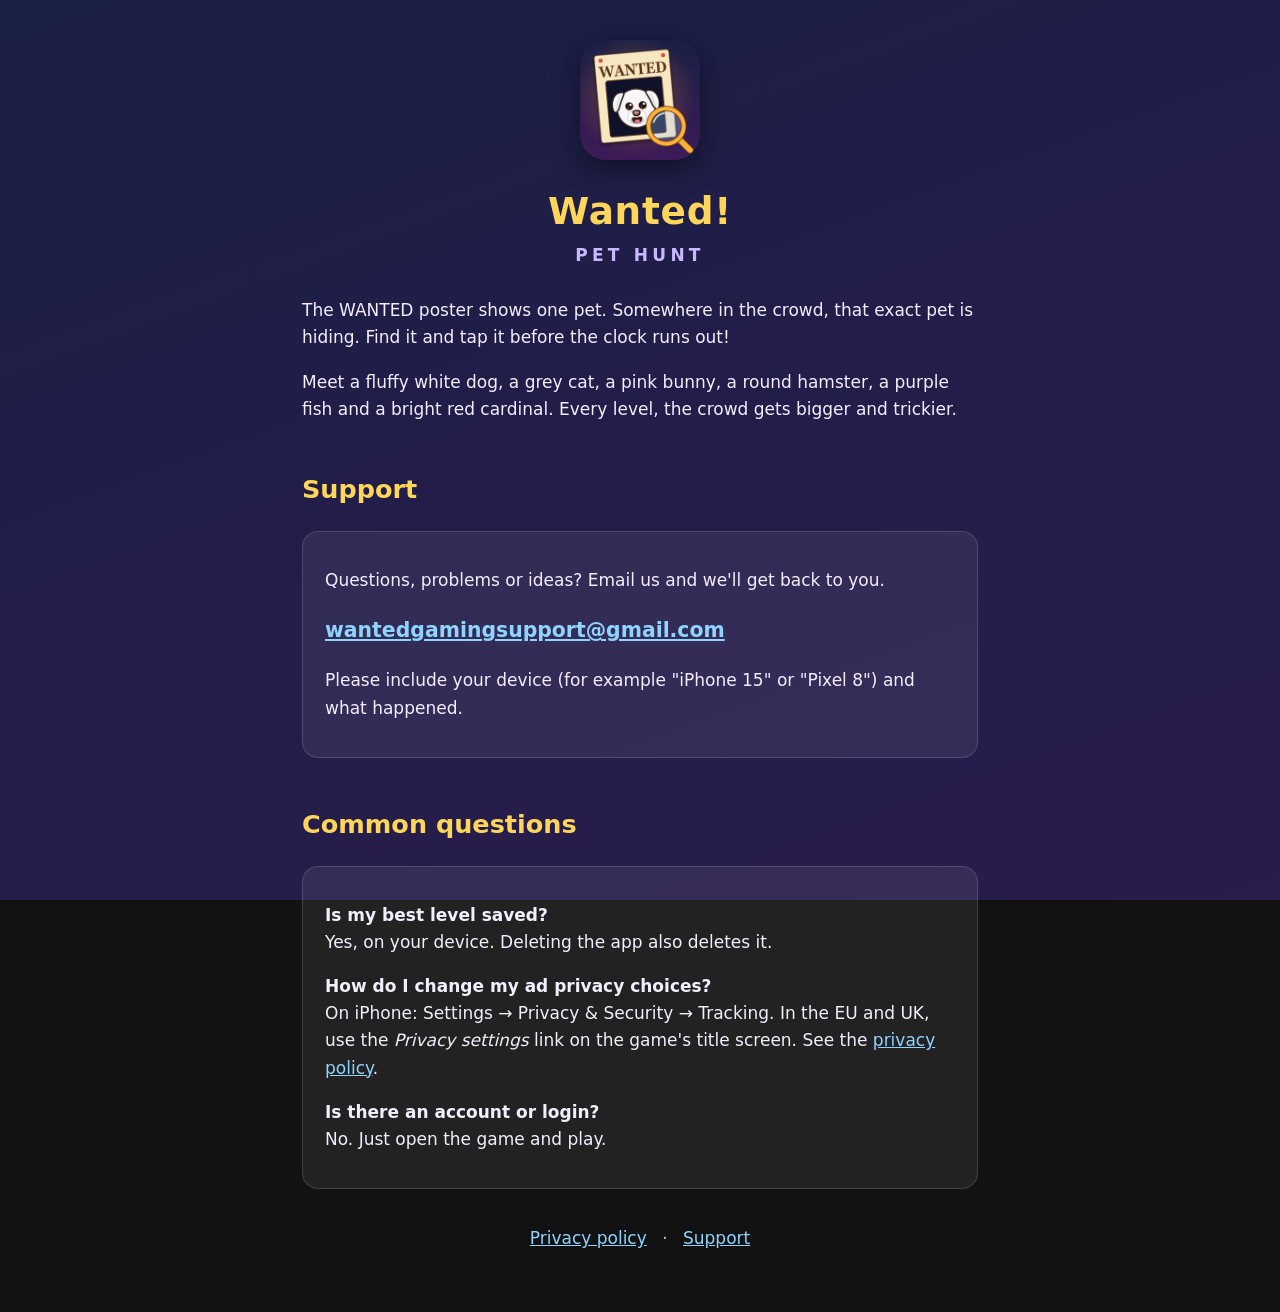
<file: index.html>
<!doctype html>
<html lang="en">
<head>
<meta charset="utf-8">
<meta name="viewport" content="width=device-width, initial-scale=1">
<title>Wanted! Pet Hunt</title>
<meta name="description" content="Find the WANTED pet in the crowd before the clock runs out!">
<link rel="icon" href="icon.png?v=3">
<link rel="stylesheet" href="style.css">
</head>
<body>
<main>
  <header>
    <img src="icon.png?v=3" alt="Wanted! Pet Hunt app icon">
    <h1>Wanted!</h1>
    <p class="sub">PET HUNT</p>
  </header>

  <p>The WANTED poster shows one pet. Somewhere in the crowd, that exact pet is hiding. Find it and tap it before the clock runs out!</p>
  <p>Meet a fluffy white dog, a grey cat, a pink bunny, a round hamster, a purple fish and a bright red cardinal. Every level, the crowd gets bigger and trickier.</p>

  <h2 id="support">Support</h2>
  <div class="card">
    <p>Questions, problems or ideas? Email us and we'll get back to you.</p>
    <p class="email"><a href="mailto:wantedgamingsupport@gmail.com">wantedgamingsupport@gmail.com</a></p>
    <p>Please include your device (for example "iPhone 15" or "Pixel 8") and what happened.</p>
  </div>

  <h2>Common questions</h2>
  <div class="card">
    <p><strong>Is my best level saved?</strong><br>Yes, on your device. Deleting the app also deletes it.</p>
    <p><strong>How do I change my ad privacy choices?</strong><br>On iPhone: Settings → Privacy &amp; Security → Tracking. In the EU and UK, use the <em>Privacy settings</em> link on the game's title screen. See the <a href="privacy.html">privacy policy</a>.</p>
    <p><strong>Is there an account or login?</strong><br>No. Just open the game and play.</p>
  </div>

  <nav><a href="privacy.html">Privacy policy</a> · <a href="#support">Support</a></nav>
</main>
</body>
</html>
</file>
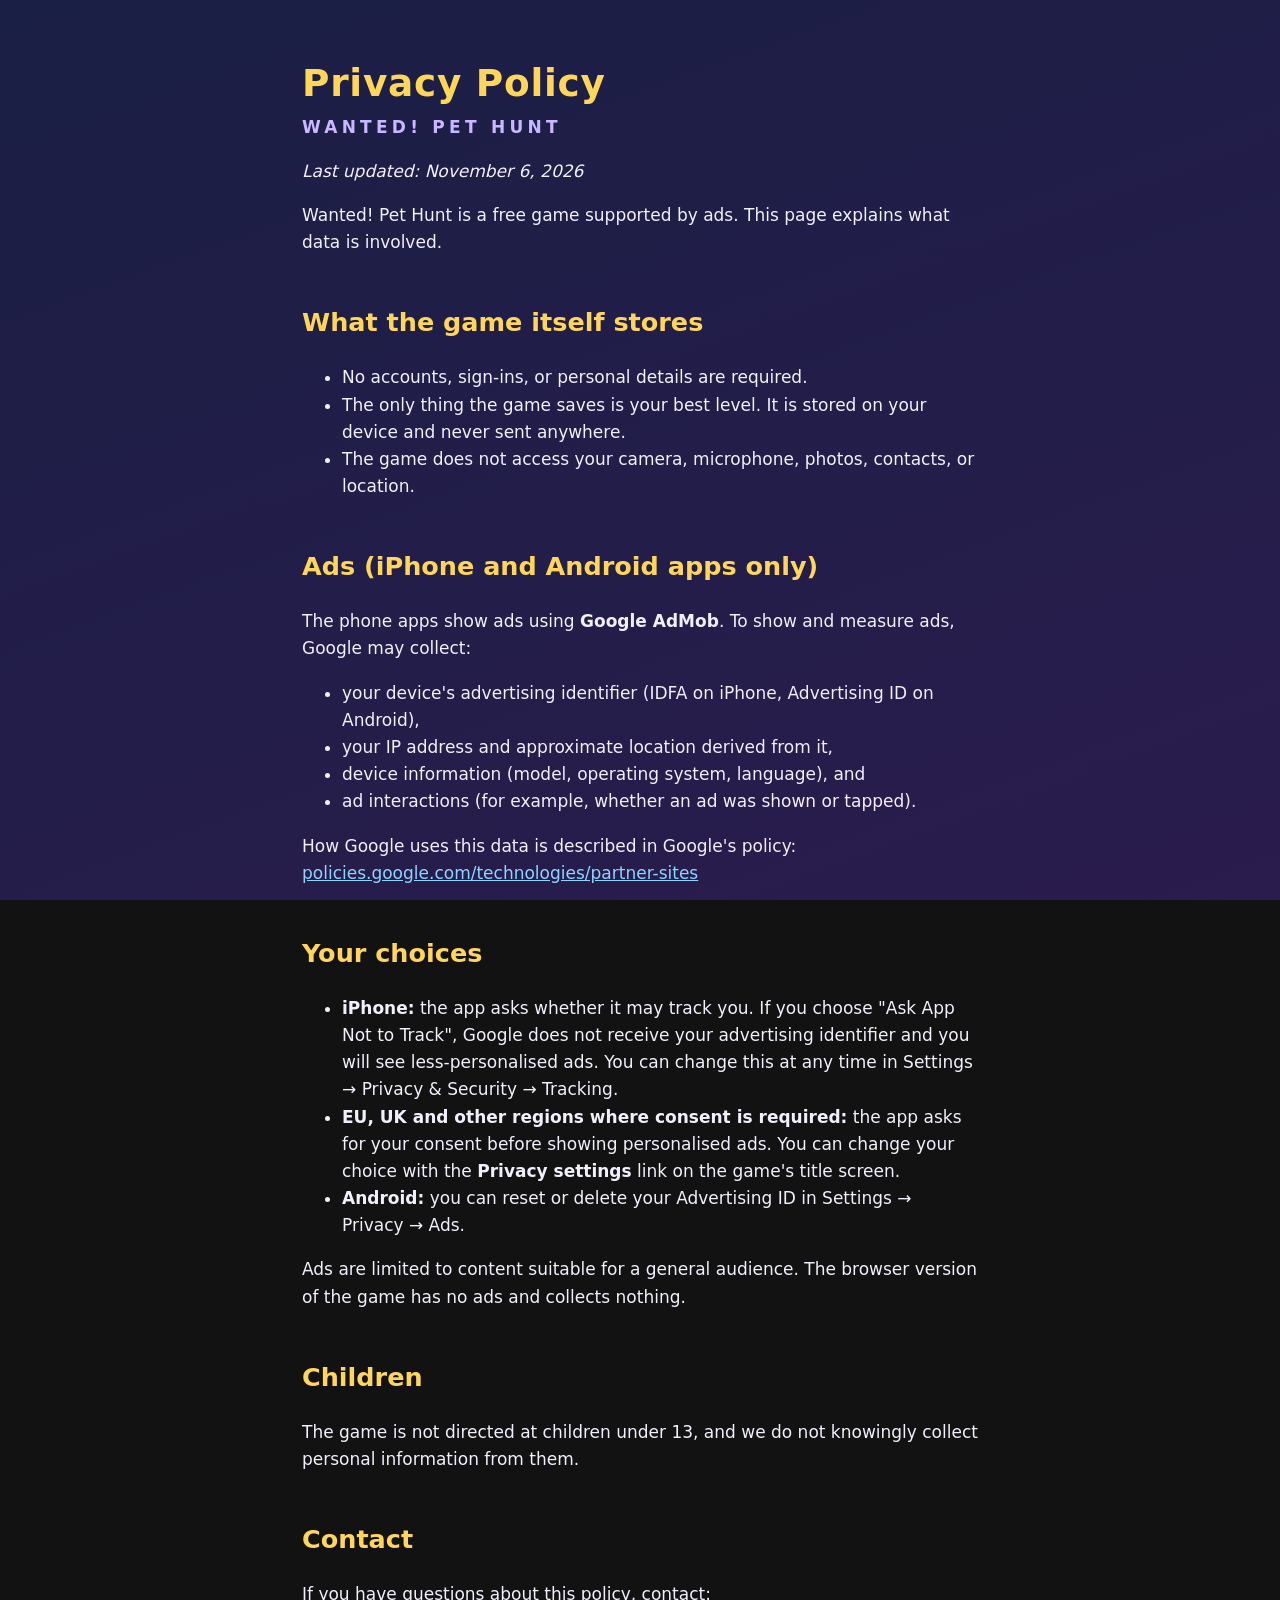
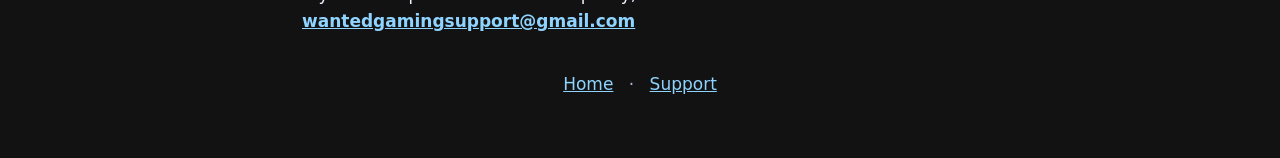
<file: privacy.html>
<!doctype html>
<html lang="en">
<head>
<meta charset="utf-8">
<meta name="viewport" content="width=device-width, initial-scale=1">
<title>Privacy Policy – Wanted! Pet Hunt</title>
<link rel="icon" href="icon.png?v=3">
<link rel="stylesheet" href="style.css">
</head>
<body>
<main>
  <h1>Privacy Policy</h1>
  <p class="sub">WANTED! PET HUNT</p>
  <p><em>Last updated: November 6, 2026</em></p>

  <p>Wanted! Pet Hunt is a free game supported by ads. This page explains what data is involved.</p>

  <h2>What the game itself stores</h2>
  <ul>
    <li>No accounts, sign-ins, or personal details are required.</li>
    <li>The only thing the game saves is your best level. It is stored on your device and never sent anywhere.</li>
    <li>The game does not access your camera, microphone, photos, contacts, or location.</li>
  </ul>

  <h2>Ads (iPhone and Android apps only)</h2>
  <p>The phone apps show ads using <strong>Google AdMob</strong>. To show and measure ads, Google may collect:</p>
  <ul>
    <li>your device's advertising identifier (IDFA on iPhone, Advertising ID on Android),</li>
    <li>your IP address and approximate location derived from it,</li>
    <li>device information (model, operating system, language), and</li>
    <li>ad interactions (for example, whether an ad was shown or tapped).</li>
  </ul>
  <p>How Google uses this data is described in Google's policy: <a href="https://policies.google.com/technologies/partner-sites">policies.google.com/technologies/partner-sites</a></p>

  <h2>Your choices</h2>
  <ul>
    <li><strong>iPhone:</strong> the app asks whether it may track you. If you choose "Ask App Not to Track", Google does not receive your advertising identifier and you will see less-personalised ads. You can change this at any time in Settings → Privacy &amp; Security → Tracking.</li>
    <li><strong>EU, UK and other regions where consent is required:</strong> the app asks for your consent before showing personalised ads. You can change your choice with the <strong>Privacy settings</strong> link on the game's title screen.</li>
    <li><strong>Android:</strong> you can reset or delete your Advertising ID in Settings → Privacy → Ads.</li>
  </ul>
  <p>Ads are limited to content suitable for a general audience. The browser version of the game has no ads and collects nothing.</p>

  <h2>Children</h2>
  <p>The game is not directed at children under 13, and we do not knowingly collect personal information from them.</p>

  <h2>Contact</h2>
  <p>If you have questions about this policy, contact: <a href="mailto:wantedgamingsupport@gmail.com"><strong>wantedgamingsupport@gmail.com</strong></a></p>

  <nav><a href="index.html">Home</a> · <a href="index.html#support">Support</a></nav>
</main>
</body>
</html>
</file>
<file: style.css>
:root { color-scheme: dark; }
* { box-sizing: border-box; }
body {
  margin: 0; min-height: 100vh;
  font: 17px/1.6 system-ui, -apple-system, "Segoe UI", Roboto, sans-serif;
  color: #f3eefc;
  background: linear-gradient(160deg, #1a1f45, #2a1c4d) fixed;
}
main { max-width: 720px; margin: 0 auto; padding: 40px 22px 60px; }
header { text-align: center; margin-bottom: 28px; }
header img { width: 120px; height: 120px; border-radius: 26px; box-shadow: 0 8px 28px #0007; }
h1 { margin: 14px 0 0; font-size: 2.2em; color: #ffd65a; letter-spacing: .02em; }
.sub { margin: 0; font-weight: 700; letter-spacing: .25em; color: #c9b8ff; }
h2 { color: #ffd65a; margin-top: 1.8em; }
a { color: #8fd3ff; }
.card { background: #ffffff12; border: 1px solid #ffffff22; border-radius: 16px; padding: 18px 22px; margin: 18px 0; }
.email { font-size: 1.2em; font-weight: 700; }
nav { text-align: center; margin-top: 36px; color: #b9b2d6; }
nav a { margin: 0 10px; }
</file>
